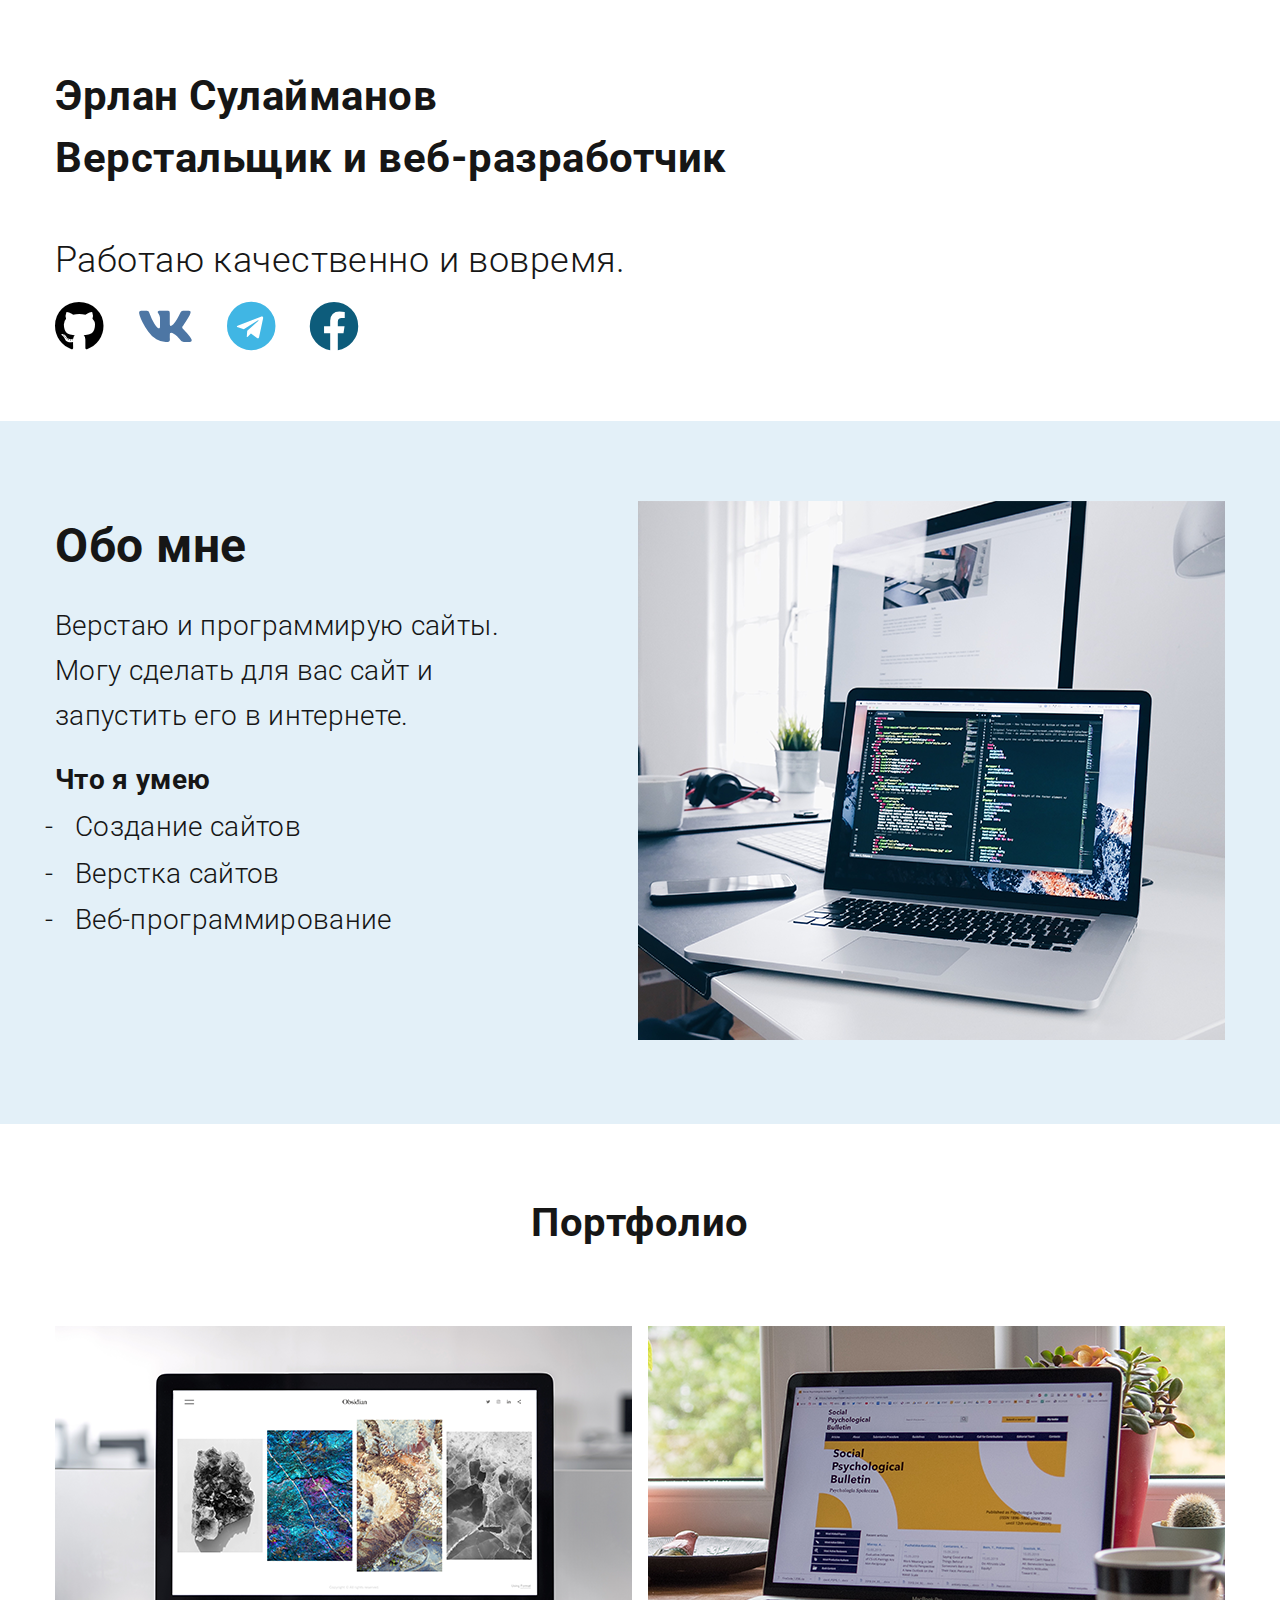
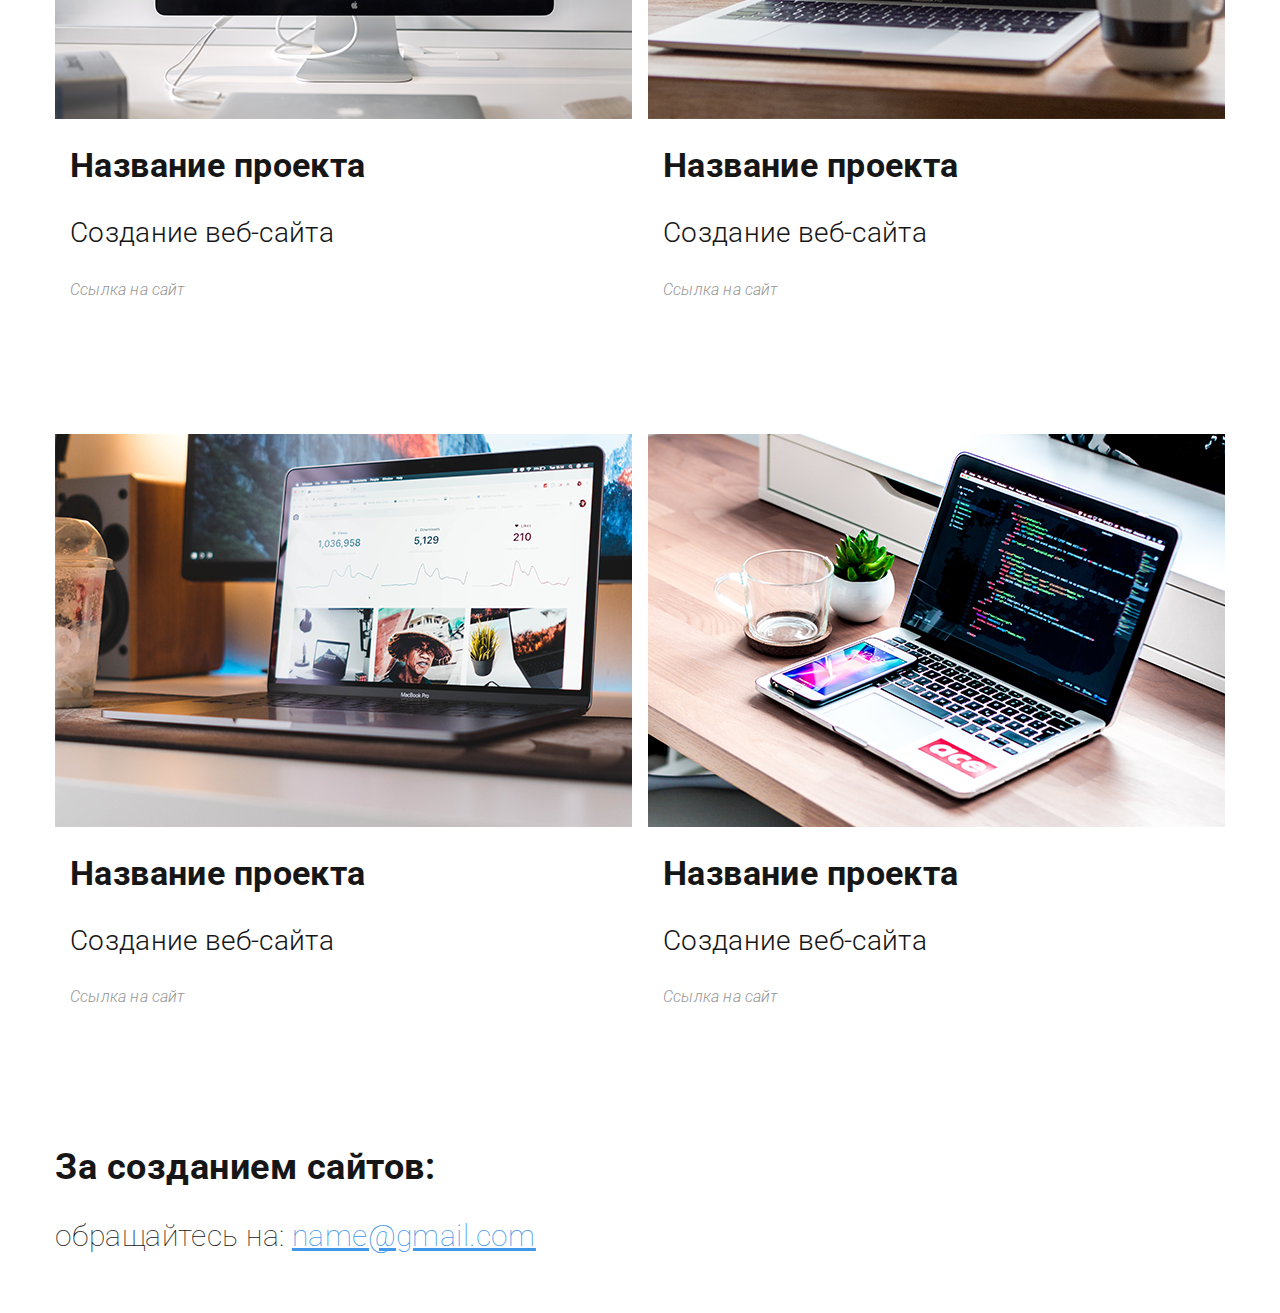
<file: index.html>
<!DOCTYPE html>
<html lang="en">
<head>
	<meta charset="UTF-8">
	<meta name="viewport" content="width=device-width, initial-scale=1.0">
    <meta http-equiv="X-UA-Compatible" content="ie=edge">
	<title>Верстальщик, веб-разработчик - Эрлан Сулайманов</title>
	<link rel="stylesheet" href="CSS/main.css">
	<link href="https://fonts.googleapis.com/css?family=Roboto:100,300,300i,400,700&display=swap&subset=cyrillic-ext" rel="stylesheet">
	<link rel="stylesheet" href="https://cdnjs.cloudflare.com/ajax/libs/font-awesome/5.11.2/css/all.min.css">
</head>
<body>

	<header class="header">
		<div class="container">
			<h1 class="heading-1">
			<span>Эрлан Сулайманов</span><br>
				Верстальщик и веб-разработчик
			</h1>
			
			<p class="slogan">Работаю качественно и вовремя.</p>

			<div class="social-icon">
				<a href="#" class="social-icon-link">
					<i id="github" class="fab fa-github"></i>
				</a>
				<a href="#" class="social-icon-link">
					<i id="vk" class="fab fa-vk"></i>
				</a>
				<a href="#" class="social-icon-link">
					<i id="telegram" class="fab fa-telegram"></i>
				</a>
				<a href="#" class="social-icon-link">
					<i id="facebook" class="fab fa-facebook"></i>
				</a>
			</div>
		</div>
	</header>

	<section class="about-me">
		<div class="container">
			<div class="about-me-row">
				<div class="about-me-text">
					<h1 class="heading-about-me">Обо мне</h1>
					
					<p>Верстаю и программирую сайты. 
					Могу сделать для вас сайт и 
					запустить его в интернете.</p>

					<h3 class="heading-3">Что я умею</h3>
					<ul class="skills-list">
						<li class="skills-list-item">Создание сайтов</li>
						<li class="skills-list-item">Верстка сайтов</li>
						<li class="skills-list-item">Веб-программирование</li>
					</ul>
					
				</div>
				<div class="about-me-img">
					<img src="img/about-img.png" alt="Верстальщик, веб-разработчик - Эрлан Сулайманов">
				</div>
			</div>
		</div>
	</section>

	<section class="portfolio">
		<div class="container">
			<h2 class="heading-portfolio">Портфолио</h2>

			<div class="portfolio-row">

				<div class="project">
					<img src="img/1.png" alt="project 1" class="project-img"></img>
					<div class="project-content">
						<h4 class="project-title">Название проекта</h4>
						<p>Создание веб-сайта</p>
						<div class="project-link"><a href="#">Ссылка на сайт</a></div>
					</div>
				</div>

				<div class="project">
					<img src="img/2.png" alt="project 2" class="project-img"></img>
					<div class="project-content">
						<h4 class="project-title">Название проекта</h4>
						<p>Создание веб-сайта</p>
						<div class="project-link"><a href="#">Ссылка на сайт</a></div>
					</div>
				</div>

				<div class="project">
					<img src="img/3.png" alt="project 3" class="project-img"></img>
					<div class="project-content">
						<h4 class="project-title">Название проекта</h4>
						<p>Создание веб-сайта</p>
						<div class="project-link"><a href="#">Ссылка на сайт</a></div>
					</div>
				</div>

				<div class="project">
					<img src="img/4.png" alt="project 4" class="project-img"></img>
					<div class="project-content">
						<h4 class="project-title">Название проекта</h4>
						<p>Создание веб-сайта</p>
						<div class="project-link"><a href="#">Ссылка на сайт</a></div>
					</div>
				</div>

			</div>


		</div>
	</section>

	<footer class="footer">
		<div class="container">

			<div class="footer-cta-title">За созданием сайтов:</div>
			<p class="footer-cta-text">
				обращайтесь на: <a href="#">name@gmail.com</a>
			</p>
		</div>
	</footer>

</body>
</html>
</file>
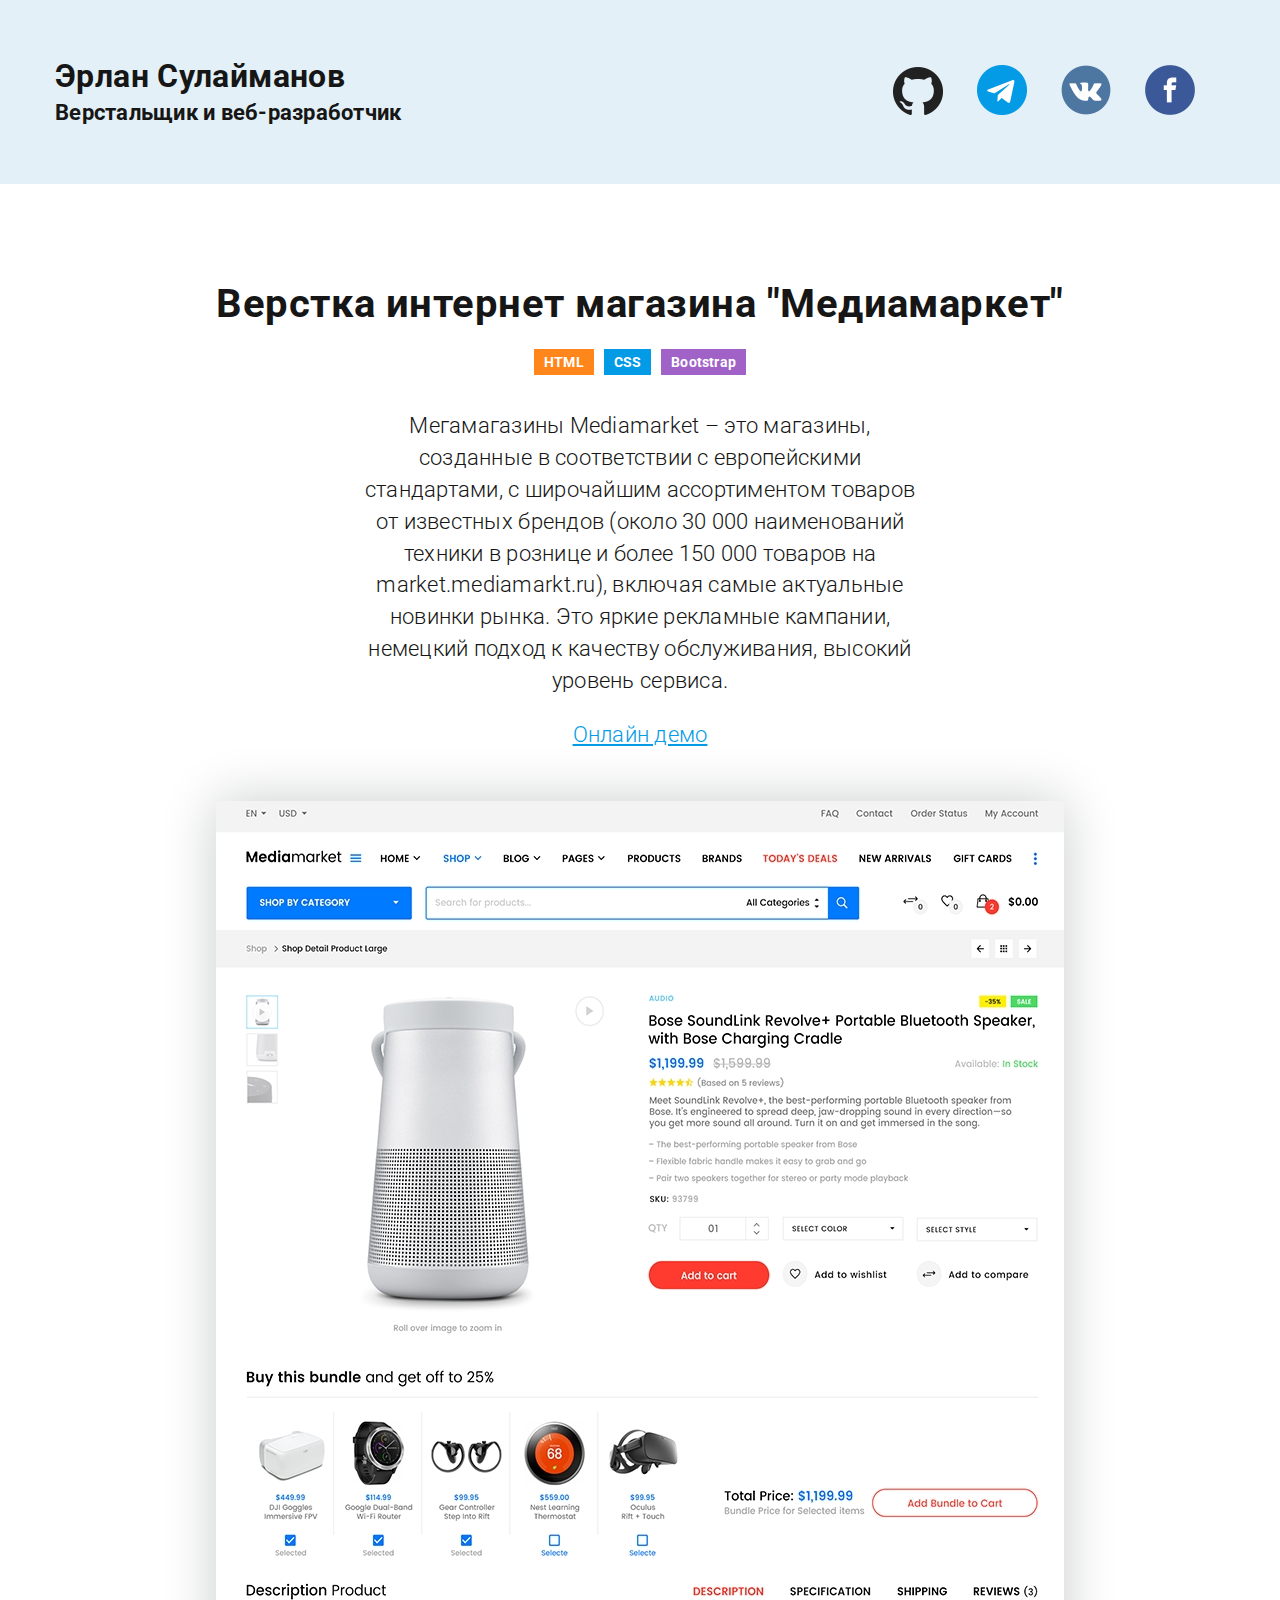
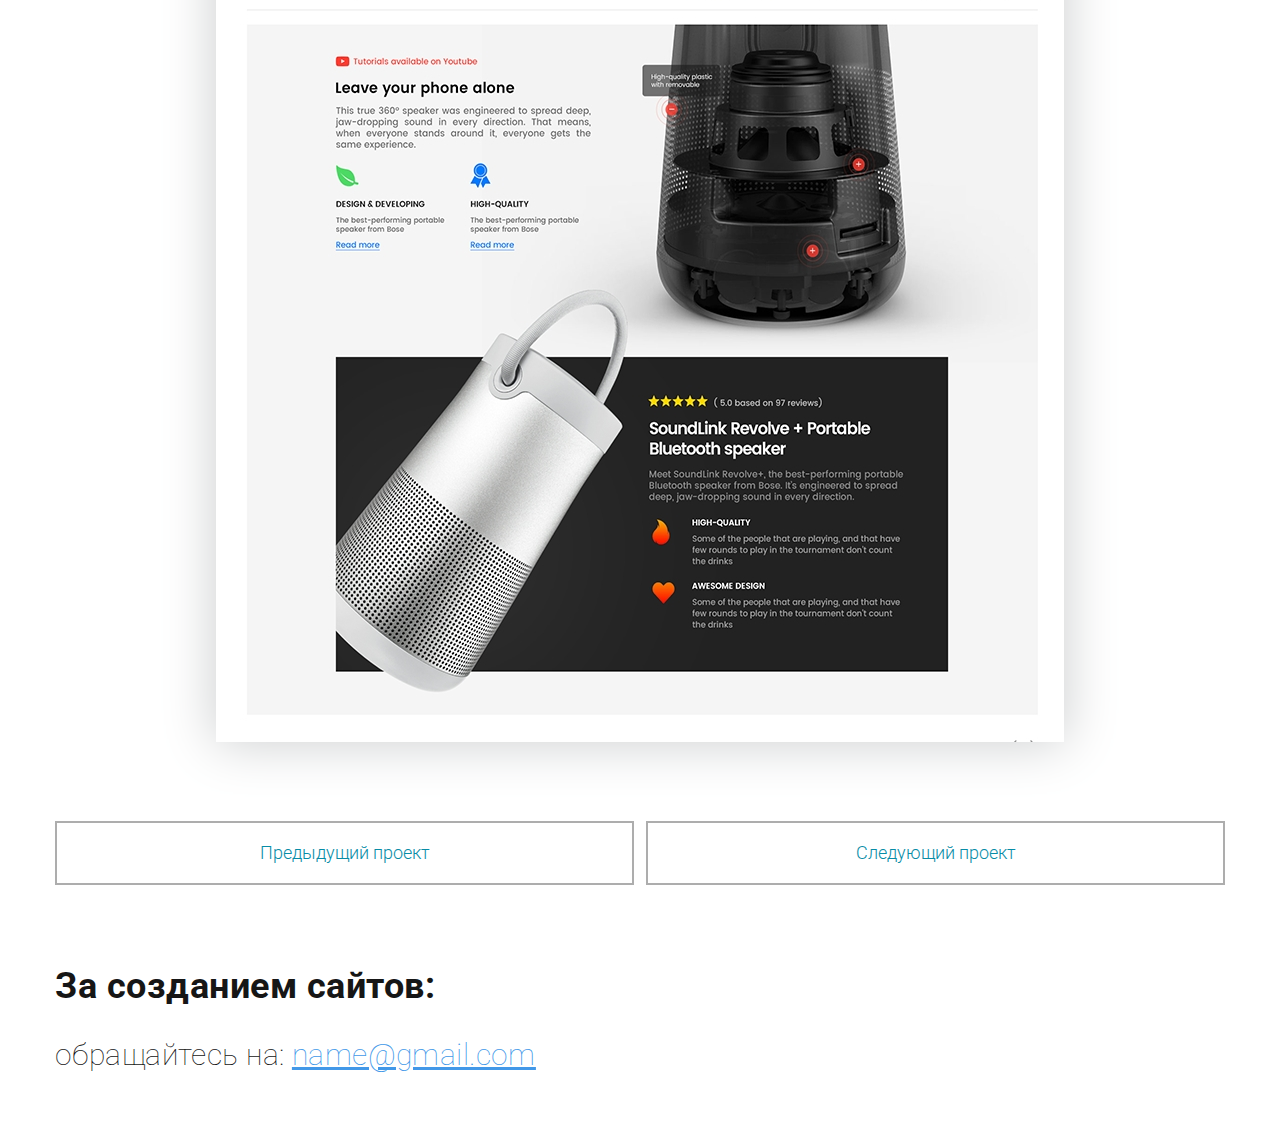
<file: project.html>
<!DOCTYPE html>
<html lang="en">
<head>
	<meta charset="UTF-8">
	<meta name="viewport" content="width=device-width, initial-scale=1.0">
    <meta http-equiv="X-UA-Compatible" content="ie=edge">
	<title>Страница проекта - сайт верстальщика. Эрлан Сулайманов</title>
	<link rel="stylesheet" href="CSS/main.css">
	<link href="https://fonts.googleapis.com/css?family=Roboto:100,300,300i,400,700&display=swap&subset=cyrillic-ext" rel="stylesheet">
</head>
<body>
	<header class="header-inner">
		<div class="container">
			<div class="header-inner-row">
				<h2 class="heading-inner">
					<span>Эрлан Сулайманов</span><br>
					Верстальщик и веб-разработчик
				</h2>

				<div class="social-icon">
					<a href="#" class="social-icon-link">
						<img src="img/icons/github.png" alt="Github" class="social-icon-img">
					</a>
					<a href="#" class="social-icon-link">
						<img src="img/icons/telegram.png" alt="telegram" class="social-icon-img">
					</a>
					<a href="#" class="social-icon-link">
						<img src="img/icons/vk.png" alt="vk" class="social-icon-img">
					</a>
					<a href="#" class="social-icon-link">
						<img src="img/icons/facebook.png" alt="facebook" class="social-icon-img">
					</a>
				</div>

			</div>
		</div>
	</header>

	<article class="single-project">
		<div class="container">
			<h1 class="single-project-heading">Верстка интернет магазина "Медиамаркет"</h1>
			<div class="badges-wrapper">
				<div class="badge badge-html">HTML</div>
				<div class="badge badge-css">CSS</div>
				<div class="badge bootstrap">Bootstrap</div>
			</div>

			<div class="single-project-description">
				<p>Мегамагазины Mediamarket – это магазины, созданные в соответствии с европейскими стандартами, с широчайшим ассортиментом товаров от известных брендов (около 30 000 наименований техники в рознице и более 150 000 товаров на market.mediamarkt.ru), включая самые актуальные новинки рынка. Это яркие рекламные кампании, немецкий подход к качеству обслуживания, высокий уровень сервиса. </p>
			</div>

			<div class="single-project-demo-link">
				<a href="#">Онлайн демо</a>
			</div>
		</div>
		<div class="single-project-img">
			<div class="container">
				<img src="img/work.jpg">
			</div>
		</div>

		<div class="single-project-switch">
			<div class="container">
				<div class="single-project-switch-row">
					<div class="single-project-switch-buttom">
						<a href="#">Предыдущий проект</a>
					</div>
					<div class="single-project-switch-buttom">
						<a href="#">Следующий проект</a>
					</div>
				</div>
			</div>
		</div>
	</article>

	<footer class="footer">
		<div class="container">

			<div class="footer-cta-title">За созданием сайтов:</div>
			<p class="footer-cta-text">
				обращайтесь на: <a href="#">name@gmail.com</a>
			</p>
		</div>
	</footer>
</body>
</html>
</file>
<file: CSS/main.css>
body {
	font-family: 'Roboto', sans-serif;
	margin: 0;
	color: #161616;
}

img {
	max-width: 100%;
	height: auto;
}

.header {
	padding-top: 75px;
	padding-bottom: 70px;
}

.container {
	max-width: 1170px;
	margin-right: auto;
	margin-left:  auto;
}

/* Для экранов шириной от - до 1170px */
@media (max-width: 1170px) {
	.container {
		padding-left: 15px;
		padding-right: 15px;
	}
}

.heading-1 {
	font-size: 42px;
	font-weight: 700;
	letter-spacing: 0.5px;
	line-height: 1;
	margin-top: 0;
	margin-bottom: 60px;
}

/* Для экранов шириной от - до 1170px */
@media (max-width: 1170px) {
	.heading-1 {
		font-size: 28px;
		margin-bottom: 30px;
	}
}

.heading-1 span {
	display: inline-block;
	margin-bottom: 20px;

}

.slogan {
	font-size: 36px;
	font-weight: 300;
	letter-spacing: 0.43px;
	margin-bottom: 20px;
}

/* Для экранов шириной от - до 1170px */
@media (max-width: 1170px) {
	.slogan {
		font-size: 22px;
	}
}

.social-icon-link {
	text-decoration: none;
	margin-right: 30px;
}

/* Для экранов шириной от - до 1170px */
@media (max-width: 1170px) {
	.social-icon-link {
		margin-right: 15px;
		margin-bottom: 15px;
	}
}

/* -----------ИКОНКИ ---------*/

#github {
	font-size: 50px;
	color: #000;
}

#vk {
	font-size: 50px;
	color: #4d76a4;
}

#telegram {
	color: #40b6e4;
	font-size: 50px;
}

#facebook {
	color: #0d5c7b;
	font-size: 50px;
}

/* ---------------------------- */

/* ------ about-me -----------*/

.about-me {
	padding-top: 80px;
	padding-bottom: 80px;
	background-color: #e3f0f8;
}

/* Для экранов шириной от - до 1170px */
@media (max-width: 1170px) {
	.about-me {
		padding-top: 40px;
		padding-bottom: 40px;
	}
}

.about-me-row {
	display: flex;
	flex-direction: row;
	justify-content: space-between;
}

/* Для экранов шириной от - до 1170px */
@media (max-width: 1170px) {
	.about-me-row {
		flex-direction: column-reverse;
	}
}

.about-me-text {
	max-width: 450px;
}

.about-me-img {

}


.heading-about-me {
	margin-top: 16px;
	margin-bottom: 30px;
	font-size: 48px;
	font-weight: 700;
	letter-spacing: 0.5px;
}

/* Для экранов шириной от - до 1170px */
@media (max-width: 1170px) {
	.heading-about-me {
		margin-bottom: 20px;
		font-size: 32px;
		font-weight: 700;
		letter-spacing: 0.5px;
	}
}

.about-me-text p {
	font-size: 28px;
	font-weight: 300;
	line-height: 1.6;
	letter-spacing: 0.34px;
}

/* Для экранов шириной от - до 1170px */
@media (max-width: 1170px) {
	.about-me-text p {
		font-size: 18px;
	}
}

.heading-3 {
	font-size: 28px;
	line-height: 1; /* 1.3 * 28 = 26 */
	font-weight: 700;
	letter-spacing: 0.34px;
	margin-bottom: 15px;
}

.skills-list {
	margin: 0;
	padding-left: 20px;
	font-weight: 300;
	letter-spacing: 0.34px;
	font-size: 28px;
	line-height: 1.3; /* 1.3 * 28 = 26 */
	list-style-type: none;
}

/* Для экранов шириной от - до 1170px */
@media (max-width: 1170px) {
	.skills-list {
		font-size: 18px;
	}
}

.skills-list-item {
	margin-bottom: 10px;
	position: relative;
}

.skills-list-item:before {
	content: '-';
	position: absolute;
	display: block;
	left: -10px;
	top: 0;

	transform: translateX(-100%);

	width: 20px;
}

/* ------ portfolio --------- */

.portfolio {
	padding-top: 75px;
}

/* Для экранов шириной от - до 1170px */
@media (max-width: 1170px) {
		.portfolio {
		padding-top: 45px;
	}
}

.heading-portfolio {
	margin: 0;
	margin-bottom: 80px;
	font-size: 40px;
	font-weight: 700;
	letter-spacing: 0.5px;
	text-align: center;
}

/* Для экранов шириной от - до 1170px */
@media (max-width: 1170px) {
		.heading-portfolio {
		margin-bottom: 40px;
	}
}

.portfolio-row {
	display: flex;
	flex-direction: row;
	justify-content: space-between;
	flex-wrap: wrap;
}

.project {
	margin-bottom: 135px;
}

/* Для экранов шириной от - до 1170px */
@media (max-width: 1170px) {
	.project {
		margin-bottom: 50px;
	}
}

.project-content {
	padding-left: 15px;
	padding-right: 15px;
}

/* Для экранов шириной от - до 1170px */
@media (max-width: 1170px) {
	.project-content {
		padding-left: 25px;
		padding-right: 25px;
	}
}

.project p {
	font-size: 28px;
	font-weight: 300;
	line-height: 1.3;
	letter-spacing: 0.34px;
}

/* Для экранов шириной от - до 1170px */
@media (max-width: 1170px) {
		.project p {
		font-size: 18px;
	}
}

.project-img {
	margin-bottom: 20px;

}

.project-title {
	margin-top: 0;
	margin-bottom: 10px;
	font-size: 34px;
	font-weight: 700;
	line-height: 1.3;
	letter-spacing: 0.41px;
}

/* Для экранов шириной от - до 1170px */
@media (max-width: 1170px) {
		.project-title {
		font-size: 24px;
	}
}

.project-link {
	color: #969696;
	font-size: 16px;
	font-weight: 300;
	font-style: italic;
	letter-spacing: 0.19px;
	
}

.project-link a {
	color: #969696;
	text-decoration: none;
}

.project-link a:hover {
	color: #4298e8;
	text-decoration: none;
}

/* ------ footer -------- */

.footer {
	padding-top: 5px;
	padding-bottom: 30px;
}

.footer-cta-title {
	font-size: 36px;
	font-weight: 700;
	letter-spacing: 0.5px;
	margin-bottom: 25px;
}

.footer-cta-text {
	font-size: 30px;
	font-weight: 100;
	letter-spacing: 0.43px;
}

.footer-cta-text a {
	margin: 0;
	color: #4298e8;
	text-decoration: underline;
}

/* Для экранов шириной от - до 1170px */
@media (max-width: 1170px) {
	.footer-cta-title {
		font-size: 26px;
		margin-bottom: 15px;
	}

	.footer-cta-text {
		font-size: 22px;
	}
}

/* -------------- Project page ---------------- */ 

.header-inner {
	padding-top: 60px;
	padding-bottom: 60px;
	background-color: #e3f0f7;
}

.header-inner-row {
	display: flex;
	justify-content: space-between;
	align-items: center;
}

.heading-inner {
	font-size: 22px;
	font-weight: 700;
	letter-spacing: 0.26px;
	line-height: 1;
	margin: 0;
}

.heading-inner span {
	display: inline-block;
	line-height: 1;
	margin: 0;
	margin-bottom: 10px;
	font-size: 32px;
	font-weight: 700;
	letter-spacing: 0.38px;
}

.single-project {
	padding-top: 100px;
	padding-bottom: 75px;
}

.single-project-heading {
	margin: 0;
	margin-bottom: 25px;
	font-size: 40px;
	font-weight: 700;
	line-height: 1;
	letter-spacing: 0.48px;
	text-align: center;
}

.badges-wrapper {
	display: flex;
	justify-content: center;
	margin-bottom: 35px;
}

.badges-wrapper .badge {
	margin-right: 10px;
}

.badges-wrapper .badge:last-child {
	margin-right: 0;
}

.badge {
	display: inline-block;
	padding-left: 10px;
	padding-right: 10px;
	height: 26px;
	line-height: 26px;
	color: #fff;
	font-size: 14px;
	font-weight: 700;
	letter-spacing: 0.17px;
}

.badge-html {
	background-color: #ff861a;
}

.badge-css {
	background-color: #039be5;
}

.bootstrap {
	background-color: #a062c7;
}

.single-project-description {
	margin: 0 auto;
	width: 565px;
	font-size: 22px;
	font-weight: 300;
	line-height: 1.45;
	letter-spacing: 0.26px;
	text-align: center;
}

.single-project-description p {

}

.single-project-demo-link {
	margin-bottom: 50px;
	text-align: center;
	font-size: 22px;
	font-weight: 300;
	line-height: 1.45;
	letter-spacing: 0.26px;
}

.single-project-demo-link a {
	color: #039be5;
	text-decoration: underline;
}

.single-project-img {
	text-align: center;
	margin-bottom: 75px;
}

.single-project-img img {
	box-shadow: 0 0 50px 1px #cccecf;
}

.single-project-switch-row {
	display: flex;
	flex-direction: row;
	justify-content: space-between;
}

.single-project-switch-buttom {
	height: 60px;
	width: 575px;
	padding: 0 auto;
	border: 2px solid #adadad;
}

.single-project-switch a {
	display: flex;
	justify-content: center;
	align-items: center;
	height: 100%;
	width: 100%;
	font-size: 18px;
	font-weight: 300;
	color: #088ca6;
	text-decoration: none;
}

.single-project-switch a:hover {
	color: #2fd6f7;
}
</file>
